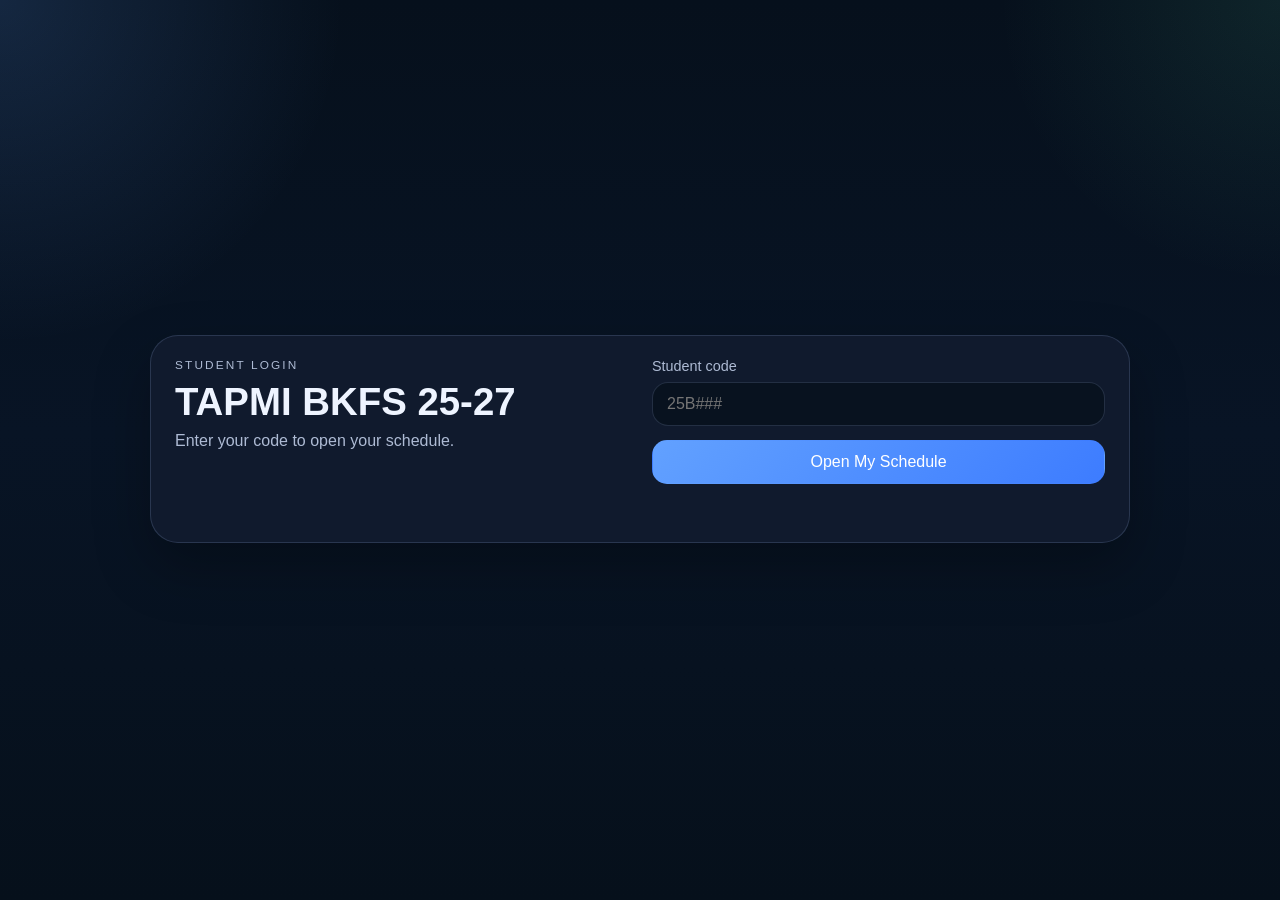
<file: index.html>
<!DOCTYPE html>
<html lang="en">
  <head>
    <meta charset="UTF-8" />
    <meta name="viewport" content="width=device-width, initial-scale=1.0" />
    <title>TAPMI BKFS 25-27 | Login</title>
    <link rel="stylesheet" href="style.css" />
  </head>
  <body>
    <main class="site-shell login-shell">
      <section class="hero panel login-panel">
        <div>
          <p class="eyebrow">Student Login</p>
          <h1>TAPMI BKFS 25-27</h1>
          <p class="hero-copy">Enter your code to open your schedule.</p>
        </div>
        <div class="login-form-wrap">
          <form id="login-form" class="login-form" novalidate>
            <label class="field" for="student-code-input">
              <span>Student code</span>
              <input id="student-code-input" name="studentCode" type="text" inputmode="text" autocomplete="off" placeholder="25B###" maxlength="6" />
            </label>
            <button class="button primary" type="submit">Open My Schedule</button>
            <p class="form-error" id="login-error" role="alert" aria-live="polite"></p>
          </form>
        </div>
      </section>
    </main>

    <script src="students-data.js"></script>
    <script src="site-common.js"></script>
    <script src="login.js"></script>
  </body>
  </html>
</file>
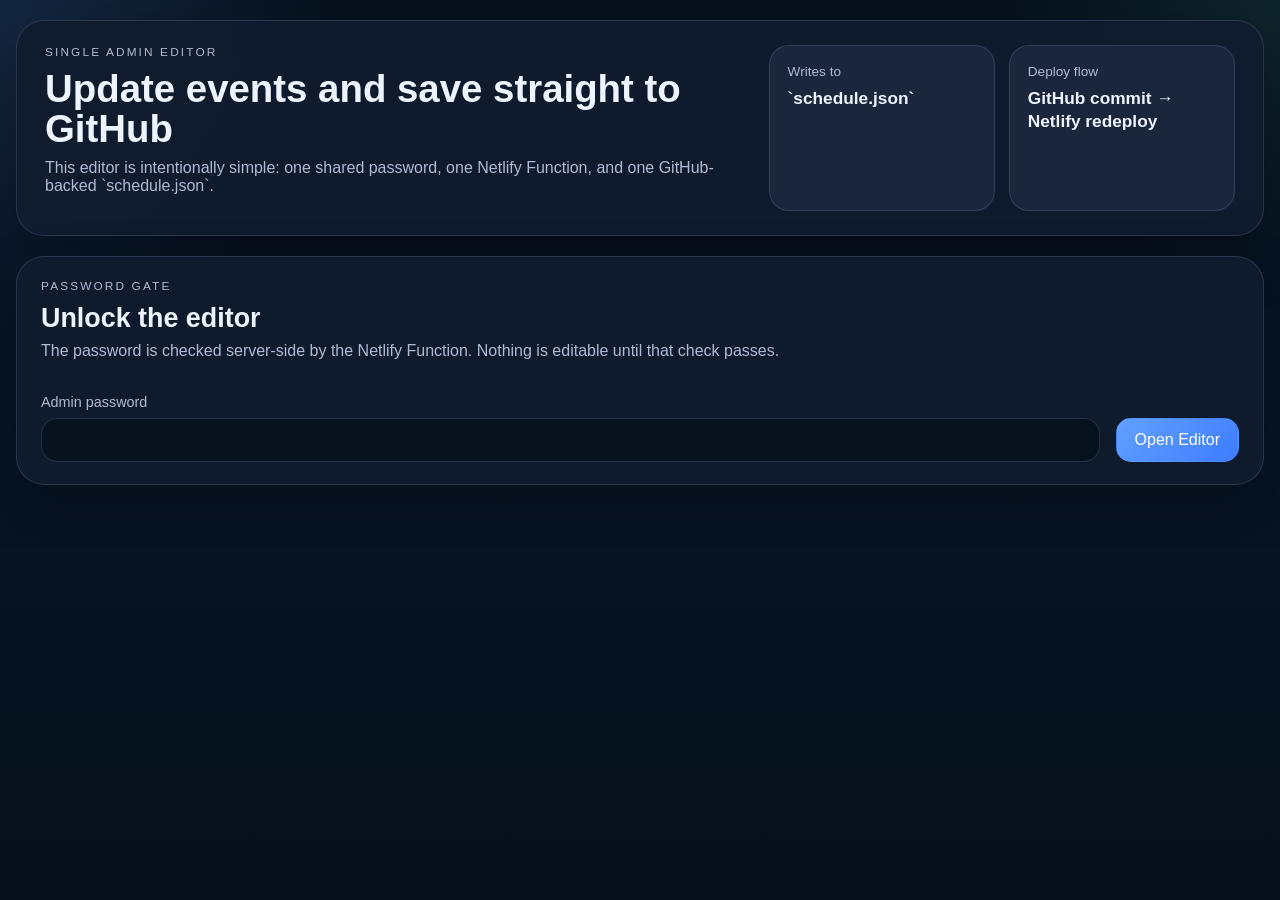
<file: admin.html>
<!DOCTYPE html>
<html lang="en">
  <head>
    <meta charset="UTF-8" />
    <meta name="viewport" content="width=device-width, initial-scale=1.0" />
    <title>Schedule Admin</title>
    <link rel="stylesheet" href="style.css" />
    <link rel="stylesheet" href="admin.css" />
  </head>
  <body>
    <div class="site-shell">
      <header class="hero admin-hero">
        <div>
          <p class="eyebrow">Single Admin Editor</p>
          <h1>Update events and save straight to GitHub</h1>
          <p class="hero-copy">
            This editor is intentionally simple: one shared password, one Netlify Function,
            and one GitHub-backed `schedule.json`.
          </p>
        </div>
        <div class="hero-meta">
          <div class="summary-card">
            <span class="summary-label">Writes to</span>
            <strong>`schedule.json`</strong>
          </div>
          <div class="summary-card">
            <span class="summary-label">Deploy flow</span>
            <strong>GitHub commit → Netlify redeploy</strong>
          </div>
        </div>
      </header>

      <section class="panel admin-panel" id="auth-panel">
        <div class="panel-heading">
          <div>
            <p class="eyebrow">Password Gate</p>
            <h2>Unlock the editor</h2>
            <p class="section-note">
              The password is checked server-side by the Netlify Function. Nothing is editable until that check passes.
            </p>
          </div>
        </div>
        <form id="auth-form" class="admin-form compact-form">
          <label class="field field-wide">
            <span>Admin password</span>
            <input id="password-input" name="password" type="password" autocomplete="current-password" required />
          </label>
          <button class="button primary" type="submit">Open Editor</button>
        </form>
      </section>

      <section class="panel admin-panel is-hidden" id="editor-panel">
        <div class="panel-heading">
          <div>
            <p class="eyebrow">Editor</p>
            <h2>Add, edit, or delete schedule events</h2>
            <p class="section-note">
              Only event entries are editable here. Imported lectures remain read-only in this tool.
            </p>
          </div>
          <div class="button-row">
            <button class="button ghost" id="refresh-button" type="button">Refresh</button>
            <button class="button ghost" id="signout-button" type="button">Lock</button>
          </div>
        </div>

        <div id="status-banner" class="status-banner is-hidden"></div>

        <div class="admin-layout">
          <section class="panel admin-subpanel">
            <div class="panel-heading">
              <div>
                <p class="eyebrow">Event Form</p>
                <h2 id="form-heading">Add new event</h2>
              </div>
            </div>
            <form id="event-form" class="admin-form">
              <input type="hidden" id="event-id" name="eventId" />
              <label class="field">
                <span>Title</span>
                <input id="title-input" name="title" type="text" required />
              </label>
              <label class="field">
                <span>Date</span>
                <input id="date-input" name="date" type="date" required />
              </label>
              <label class="field">
                <span>Timing mode</span>
                <select id="timing-mode-input" name="timingMode">
                  <option value="slot">Fixed slot</option>
                  <option value="manual">Manual time</option>
                </select>
              </label>
              <label class="field" id="slot-field">
                <span>Slot</span>
                <select id="slot-input" name="slot">
                  <option value="">Choose a slot</option>
                </select>
              </label>
              <div class="field-row">
                <label class="field" id="start-time-field">
                  <span>Start time</span>
                  <input id="start-time-input" name="startTime" type="time" required />
                </label>
                <label class="field" id="end-time-field">
                  <span>End time</span>
                  <input id="end-time-input" name="endTime" type="time" required />
                </label>
              </div>
              <div class="field-row">
                <label class="field">
                  <span>Category</span>
                  <select id="category-input" name="category">
                    <option value="general">General</option>
                    <option value="exam">Exam</option>
                    <option value="quiz">Quiz</option>
                    <option value="guest_lecture">Guest lecture</option>
                    <option value="pace_meeting">PACE meeting</option>
                  </select>
                </label>
                <label class="field">
                  <span>Linked subject</span>
                  <select id="subject-input" name="subjectId">
                    <option value="">No linked subject</option>
                  </select>
                </label>
              </div>
              <label class="field">
                <span>Location</span>
                <input id="location-input" name="location" type="text" />
              </label>
              <label class="field">
                <span>Notes</span>
                <textarea id="notes-input" name="notes" rows="4"></textarea>
              </label>
              <div class="button-row">
                <button class="button primary" id="save-button" type="submit">Save Event</button>
                <button class="button ghost" id="cancel-edit-button" type="button">Clear Form</button>
              </div>
            </form>
          </section>

          <section class="panel admin-subpanel">
            <div class="panel-heading">
              <div>
                <p class="eyebrow">Current Events</p>
                <h2 id="event-count-heading">--</h2>
              </div>
            </div>
            <div class="event-list" id="event-list"></div>
          </section>
        </div>
      </section>
    </div>

    <template id="event-row-template">
      <article class="event-row">
        <div class="event-row-main">
          <div class="event-row-topline">
            <h3 class="event-row-title"></h3>
            <span class="event-row-chip"></span>
          </div>
          <p class="event-row-meta"></p>
          <p class="event-row-notes"></p>
        </div>
        <div class="button-row">
          <button class="button ghost event-edit-button" type="button">Edit</button>
          <button class="button ghost event-delete-button" type="button">Delete</button>
        </div>
      </article>
    </template>

    <script src="admin.js"></script>
  </body>
  </html>
</file>
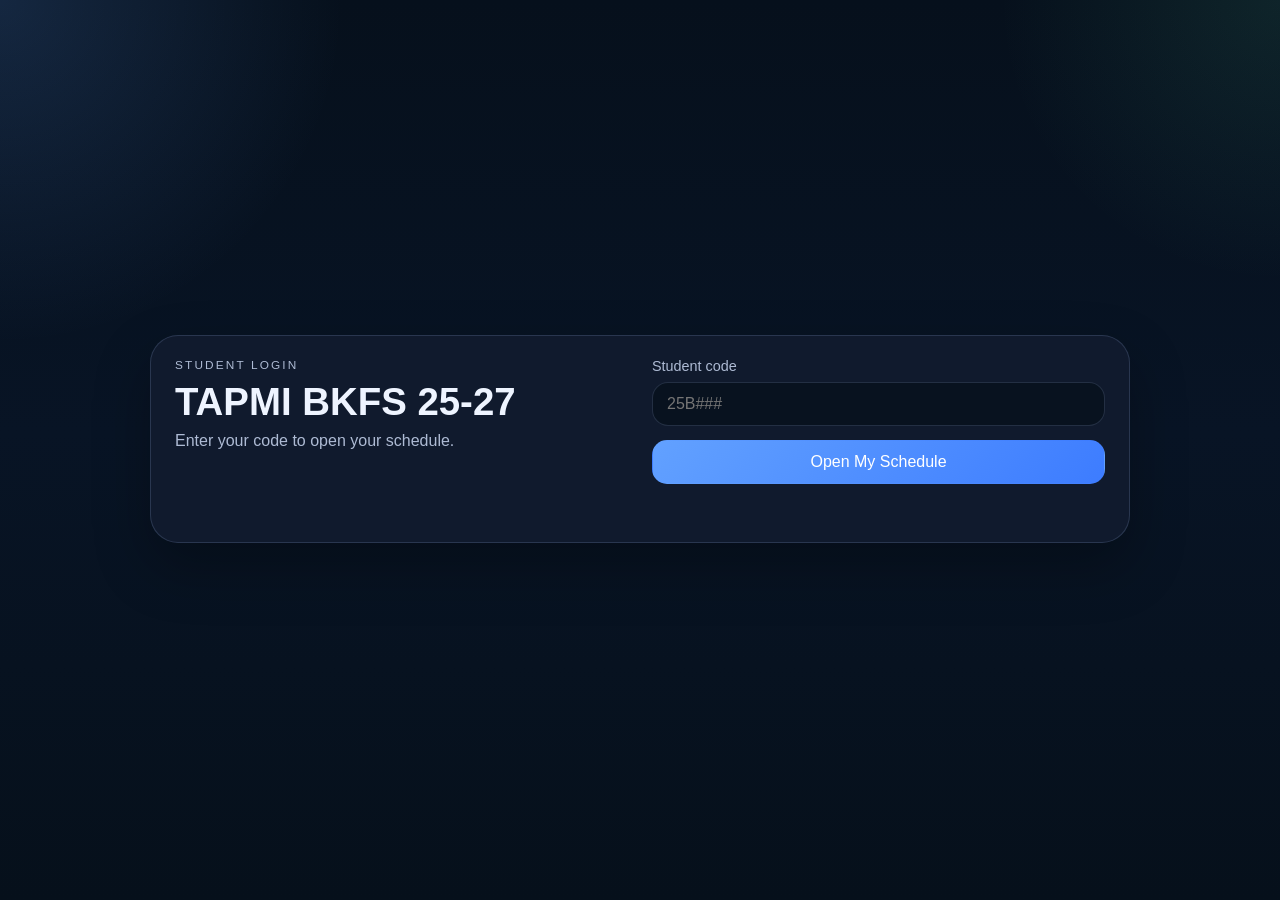
<file: calendar.html>
<!DOCTYPE html>
<html lang="en">
  <head>
    <meta charset="UTF-8" />
    <meta name="viewport" content="width=device-width, initial-scale=1.0" />
    <title>TAPMI BKFS 25-27 | Calendar</title>
    <link rel="stylesheet" href="style.css" />
  </head>
  <body>
    <div class="site-shell">
      <nav class="site-nav panel" aria-label="Primary">
        <a class="nav-link" href="today.html">Today</a>
        <a class="nav-link is-active" href="calendar.html" aria-current="page">Calendar</a>
        <a class="nav-link" href="courses.html">Courses</a>
        <a class="nav-link" href="cohort.html">Cohort</a>
        <a class="nav-link" href="menu.html">Menu</a>
      </nav>

      <header class="hero">
        <div>
          <p class="eyebrow">Calendar</p>
          <h1>TAPMI BKFS 25-27</h1>
          <p class="hero-copy">Month view with a full-day timeline.</p>
          <div class="hero-actions">
            <button class="button ghost" id="switch-person-button" type="button">Switch Person</button>
            <a class="button ghost admin-shortcut" href="admin.html">Open Admin Editor</a>
          </div>
        </div>
        <div class="hero-meta">
          <div class="summary-card">
            <span class="summary-label">Student</span>
            <strong id="student-name">--</strong>
          </div>
          <div class="summary-card">
            <span class="summary-label">Student code</span>
            <strong id="student-code">--</strong>
          </div>
          <div class="summary-card">
            <span class="summary-label">Section</span>
            <strong id="student-section">--</strong>
          </div>
          <div class="summary-card">
            <span class="summary-label">Mapped subjects</span>
            <strong id="student-course-count">--</strong>
          </div>
          <div class="summary-card">
            <span class="summary-label">Next class</span>
            <strong id="student-next-class">--</strong>
          </div>
        </div>
      </header>

      <section class="toolbar panel">
        <div class="toolbar-row">
          <div class="month-picker">
            <button class="button ghost" id="prev-month" type="button">Previous</button>
            <div>
              <p class="eyebrow">Month</p>
              <h2 id="month-label">--</h2>
            </div>
            <button class="button ghost" id="next-month" type="button">Next</button>
          </div>

          <div class="filters">
            <label class="field">
              <span>Subject</span>
              <select id="subject-filter">
                <option value="all">All mapped subjects and events</option>
              </select>
            </label>
            <button class="button primary" id="today-button" type="button">Jump to Today</button>
          </div>
        </div>
      </section>

      <section class="panel panel-large calendar-panel">
        <div class="panel-heading">
          <div>
            <p class="eyebrow">Monthly Calendar</p>
            <h2 id="calendar-heading">--</h2>
            <p class="section-note">Pick any date to open that day below.</p>
          </div>
        </div>
        <div class="calendar-grid" id="calendar-grid"></div>
        <div class="calendar-day-summary">
          <div>
            <p class="eyebrow">Selected Day</p>
            <h2 id="selected-day-heading">--</h2>
          </div>
          <div class="day-stats" id="day-stats"></div>
        </div>
      </section>

      <section class="panel">
        <div class="panel-heading">
          <div>
            <p class="eyebrow">Daily Timeline</p>
            <h2 id="timeline-heading">--</h2>
            <p class="section-note">A full 24-hour view for the selected date.</p>
          </div>
        </div>
        <div class="timeline" id="timeline"></div>
      </section>
    </div>

    <template id="entry-template">
      <article class="entry-card">
        <div class="entry-topline">
          <div>
            <h3 class="entry-title"></h3>
            <p class="entry-subline"></p>
          </div>
          <span class="entry-chip"></span>
        </div>
        <div class="entry-details"></div>
      </article>
    </template>

    <script src="schedule-data.js"></script>
    <script src="students-data.js"></script>
    <script src="site-common.js"></script>
    <script src="script.js"></script>
  </body>
  </html>
</file>
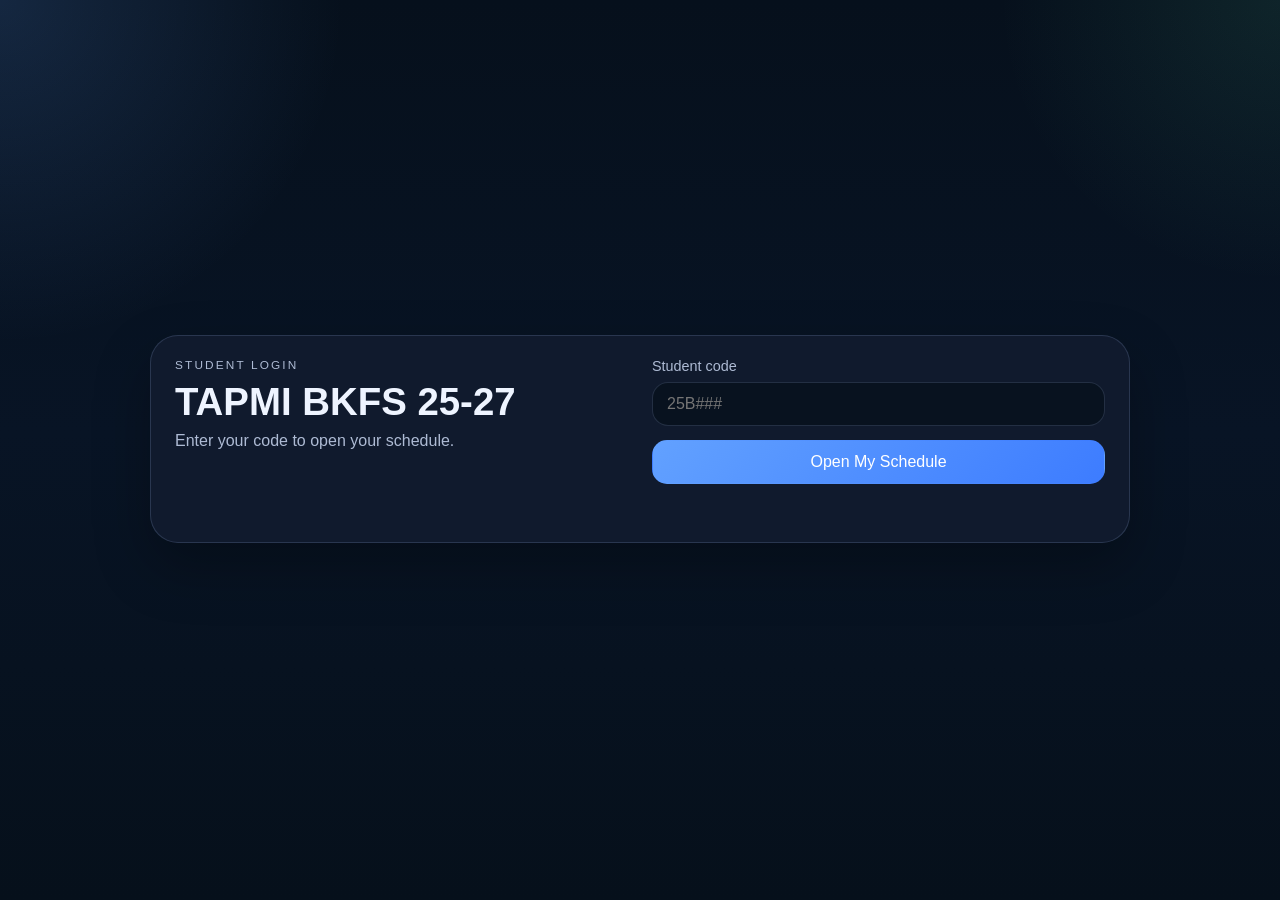
<file: cohort.html>
<!DOCTYPE html>
<html lang="en">
  <head>
    <meta charset="UTF-8" />
    <meta name="viewport" content="width=device-width, initial-scale=1.0" />
    <title>TAPMI BKFS 25-27 | Cohort</title>
    <link rel="stylesheet" href="style.css" />
  </head>
  <body>
    <div class="site-shell">
      <nav class="site-nav panel" aria-label="Primary">
        <a class="nav-link" href="today.html">Today</a>
        <a class="nav-link" href="calendar.html">Calendar</a>
        <a class="nav-link" href="courses.html">Courses</a>
        <a class="nav-link is-active" href="cohort.html" aria-current="page">Cohort</a>
        <a class="nav-link" href="menu.html">Menu</a>
      </nav>

      <header class="hero">
        <div>
          <p class="eyebrow">Cohort</p>
          <h1>TAPMI BKFS 25-27</h1>
          <p class="hero-copy">Upcoming birthdays across the cohort.</p>
          <div class="hero-actions">
            <button class="button ghost" id="switch-person-button" type="button">Switch Person</button>
          </div>
        </div>
        <div class="hero-meta">
          <div class="summary-card">
            <span class="summary-label">Student</span>
            <strong id="student-name">--</strong>
          </div>
          <div class="summary-card">
            <span class="summary-label">Student code</span>
            <strong id="student-code">--</strong>
          </div>
          <div class="summary-card">
            <span class="summary-label">Section</span>
            <strong id="student-section">--</strong>
          </div>
          <div class="summary-card">
            <span class="summary-label">Profiles</span>
            <strong id="cohort-count">--</strong>
          </div>
          <div class="summary-card">
            <span class="summary-label">Sections</span>
            <strong id="section-count">--</strong>
          </div>
          <div class="summary-card">
            <span class="summary-label">Mapped subjects</span>
            <strong id="student-course-count">--</strong>
          </div>
          <div class="summary-card">
            <span class="summary-label">Next class</span>
            <strong id="student-next-class">--</strong>
          </div>
        </div>
      </header>

      <section class="panel">
        <div class="panel-heading">
          <div>
            <p class="eyebrow">Birthday Table</p>
            <h2>Upcoming birthdays</h2>
            <p class="section-note">Students with missing birthdays stay in the table with blanks.</p>
          </div>
        </div>
        <div class="table-wrap">
          <table class="data-table">
            <thead>
              <tr>
                <th>Student Name</th>
                <th>Birthday</th>
                <th>Days Left</th>
              </tr>
            </thead>
            <tbody id="birthday-table-body"></tbody>
          </table>
        </div>
      </section>
    </div>

    <script src="schedule-data.js"></script>
    <script src="students-data.js"></script>
    <script src="site-common.js"></script>
    <script src="cohort.js"></script>
  </body>
  </html>
</file>
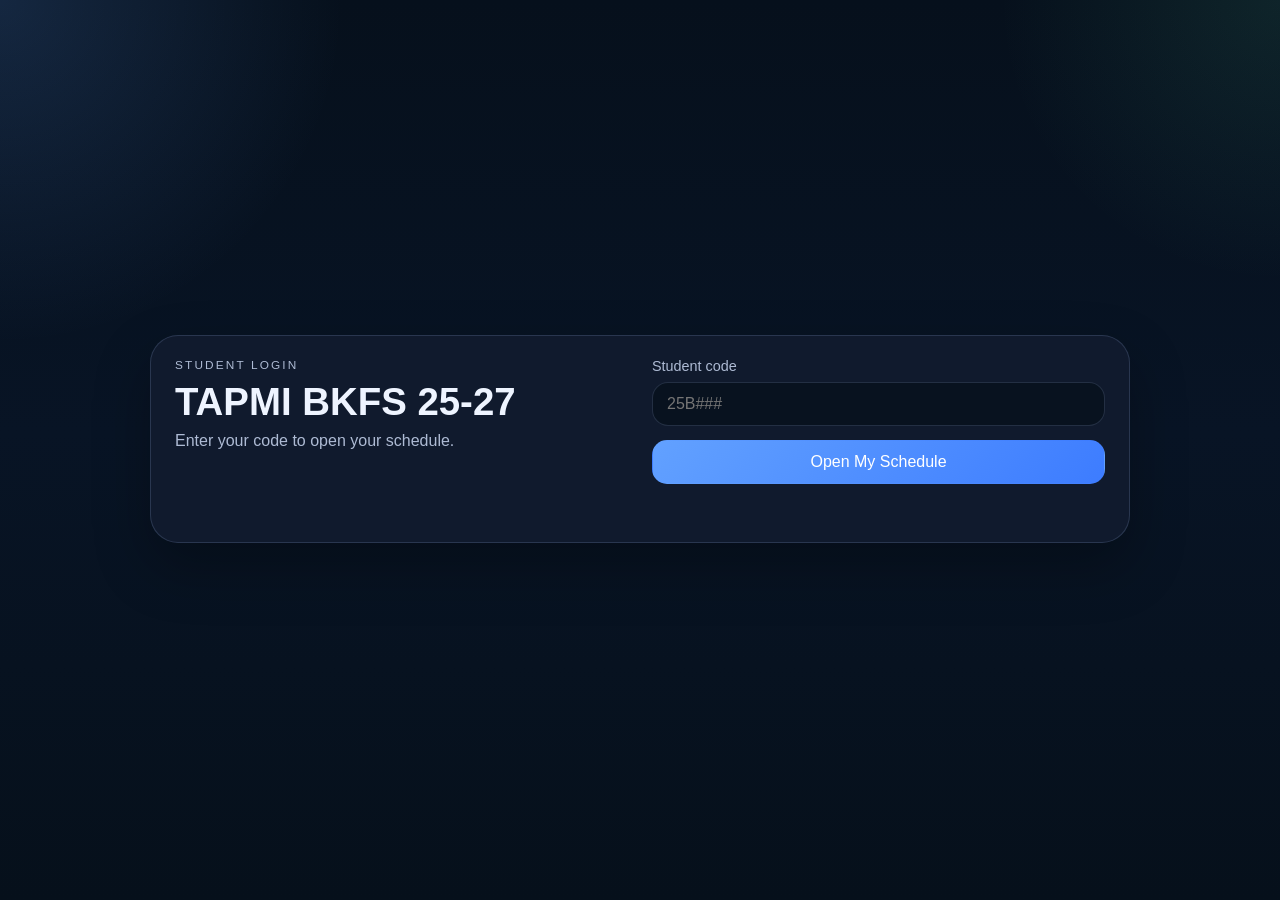
<file: courses.html>
<!DOCTYPE html>
<html lang="en">
  <head>
    <meta charset="UTF-8" />
    <meta name="viewport" content="width=device-width, initial-scale=1.0" />
    <title>TAPMI BKFS 25-27 | Courses</title>
    <link rel="stylesheet" href="style.css" />
  </head>
  <body>
    <div class="site-shell">
      <nav class="site-nav panel" aria-label="Primary">
        <a class="nav-link" href="today.html">Today</a>
        <a class="nav-link" href="calendar.html">Calendar</a>
        <a class="nav-link is-active" href="courses.html" aria-current="page">Courses</a>
        <a class="nav-link" href="cohort.html">Cohort</a>
        <a class="nav-link" href="menu.html">Menu</a>
      </nav>

      <header class="hero">
        <div>
          <p class="eyebrow">Courses</p>
          <h1 id="courses-title">Mapped courses</h1>
          <p class="hero-copy" id="courses-note">Courses mapped to the logged-in student.</p>
          <div class="hero-actions">
            <button class="button ghost" id="switch-person-button" type="button">Switch Person</button>
          </div>
        </div>
        <div class="hero-meta">
          <div class="summary-card">
            <span class="summary-label">Student</span>
            <strong id="student-name">--</strong>
          </div>
          <div class="summary-card">
            <span class="summary-label">Student code</span>
            <strong id="student-code">--</strong>
          </div>
          <div class="summary-card">
            <span class="summary-label">Section</span>
            <strong id="student-section">--</strong>
          </div>
          <div class="summary-card">
            <span class="summary-label">Mapped subjects</span>
            <strong id="student-course-count">--</strong>
          </div>
          <div class="summary-card">
            <span class="summary-label">Next class</span>
            <strong id="student-next-class">--</strong>
          </div>
        </div>
      </header>

      <section class="panel">
        <div class="panel-heading">
          <div>
            <p class="eyebrow">Course Map</p>
            <h2>Student-specific subject list</h2>
            <p class="section-note">Built from the student's mapped subject list.</p>
          </div>
        </div>
        <div class="subject-list" id="courses-grid"></div>
        <div class="subject-detail-panel" id="subject-detail-panel">
          <div class="panel-heading subject-detail-heading">
            <div>
              <p class="eyebrow">Lecture List</p>
              <h2 id="subject-detail-title">Select a subject card</h2>
              <p class="section-note" id="subject-detail-note">Tap any subject above to open every scheduled lecture for that subject.</p>
            </div>
          </div>
          <div class="agenda-list" id="subject-lecture-list"></div>
        </div>
      </section>
    </div>

    <script src="schedule-data.js"></script>
    <script src="students-data.js"></script>
    <script src="site-common.js"></script>
    <script src="courses.js"></script>
  </body>
  </html>
</file>
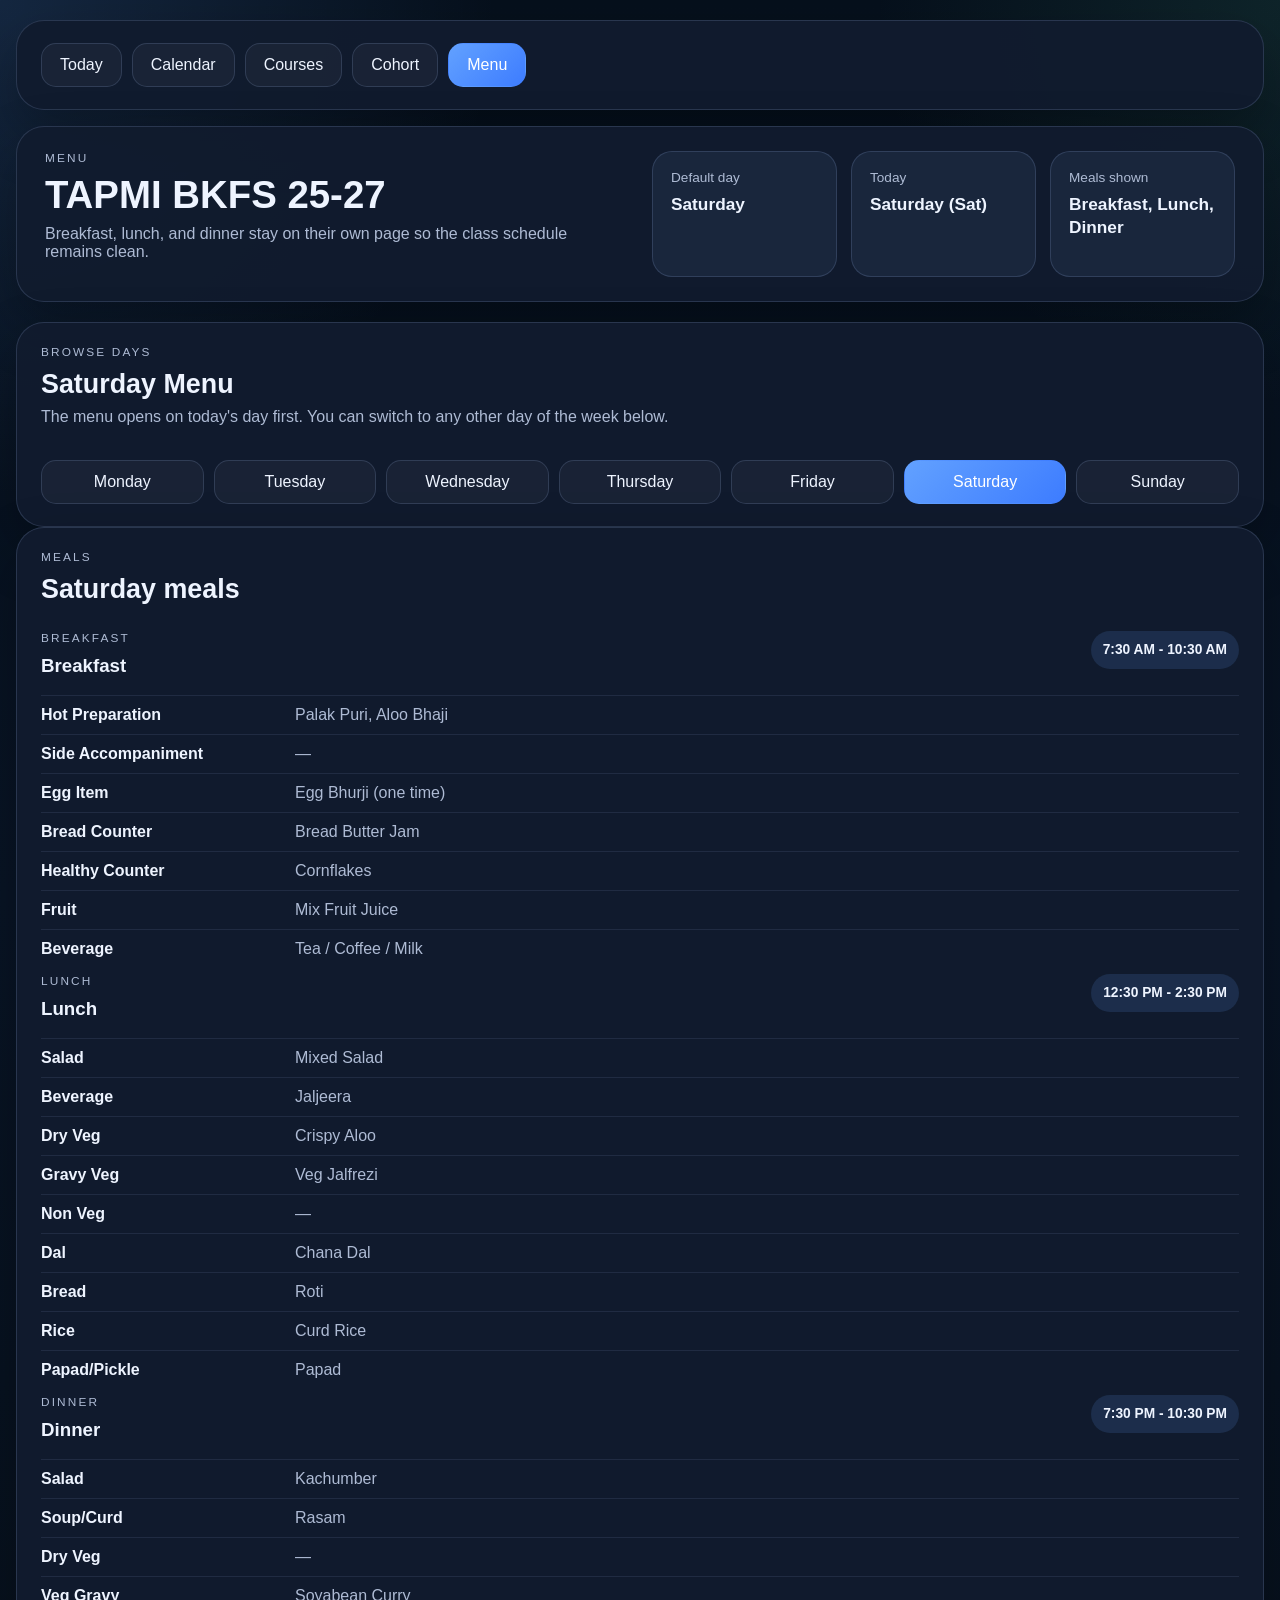
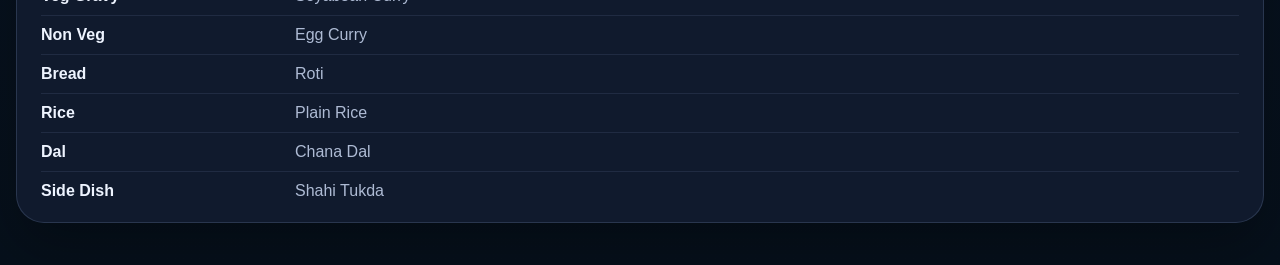
<file: menu.html>
<!DOCTYPE html>
<html lang="en">
  <head>
    <meta charset="UTF-8" />
    <meta name="viewport" content="width=device-width, initial-scale=1.0" />
    <title>TAPMI BKFS 25-27 | Menu</title>
    <link rel="stylesheet" href="style.css" />
  </head>
  <body class="menu-page">
    <div class="site-shell">
      <nav class="site-nav panel" aria-label="Primary">
        <a class="nav-link" href="today.html">Today</a>
        <a class="nav-link" href="calendar.html">Calendar</a>
        <a class="nav-link" href="courses.html">Courses</a>
        <a class="nav-link" href="cohort.html">Cohort</a>
        <a class="nav-link is-active" href="menu.html" aria-current="page">Menu</a>
      </nav>

      <header class="hero menu-hero">
        <div>
          <p class="eyebrow">Menu</p>
          <h1>TAPMI BKFS 25-27</h1>
          <p class="section-note">Breakfast, lunch, and dinner stay on their own page so the class schedule remains clean.</p>
        </div>
        <div class="hero-meta">
          <div class="summary-card">
            <span class="summary-label">Default day</span>
            <strong id="menu-default-day">--</strong>
          </div>
          <div class="summary-card">
            <span class="summary-label">Today</span>
            <strong id="menu-today-label">--</strong>
          </div>
          <div class="summary-card">
            <span class="summary-label">Meals shown</span>
            <strong>Breakfast, Lunch, Dinner</strong>
          </div>
        </div>
      </header>

      <section class="panel">
        <div class="panel-heading">
          <div>
            <p class="eyebrow">Browse Days</p>
            <h2 id="menu-selected-heading">--</h2>
            <p class="section-note">
              The menu opens on today's day first. You can switch to any other day of the week below.
            </p>
          </div>
        </div>
        <div class="menu-day-picker" id="menu-day-picker"></div>
      </section>

      <section class="panel">
        <div class="panel-heading">
          <div>
            <p class="eyebrow">Meals</p>
            <h2 id="menu-day-title">--</h2>
          </div>
        </div>
        <div class="menu-meal-list" id="menu-meal-list"></div>
      </section>
    </div>

    <script src="menu-data.js"></script>
    <script src="menu.js"></script>
  </body>
  </html>
</file>
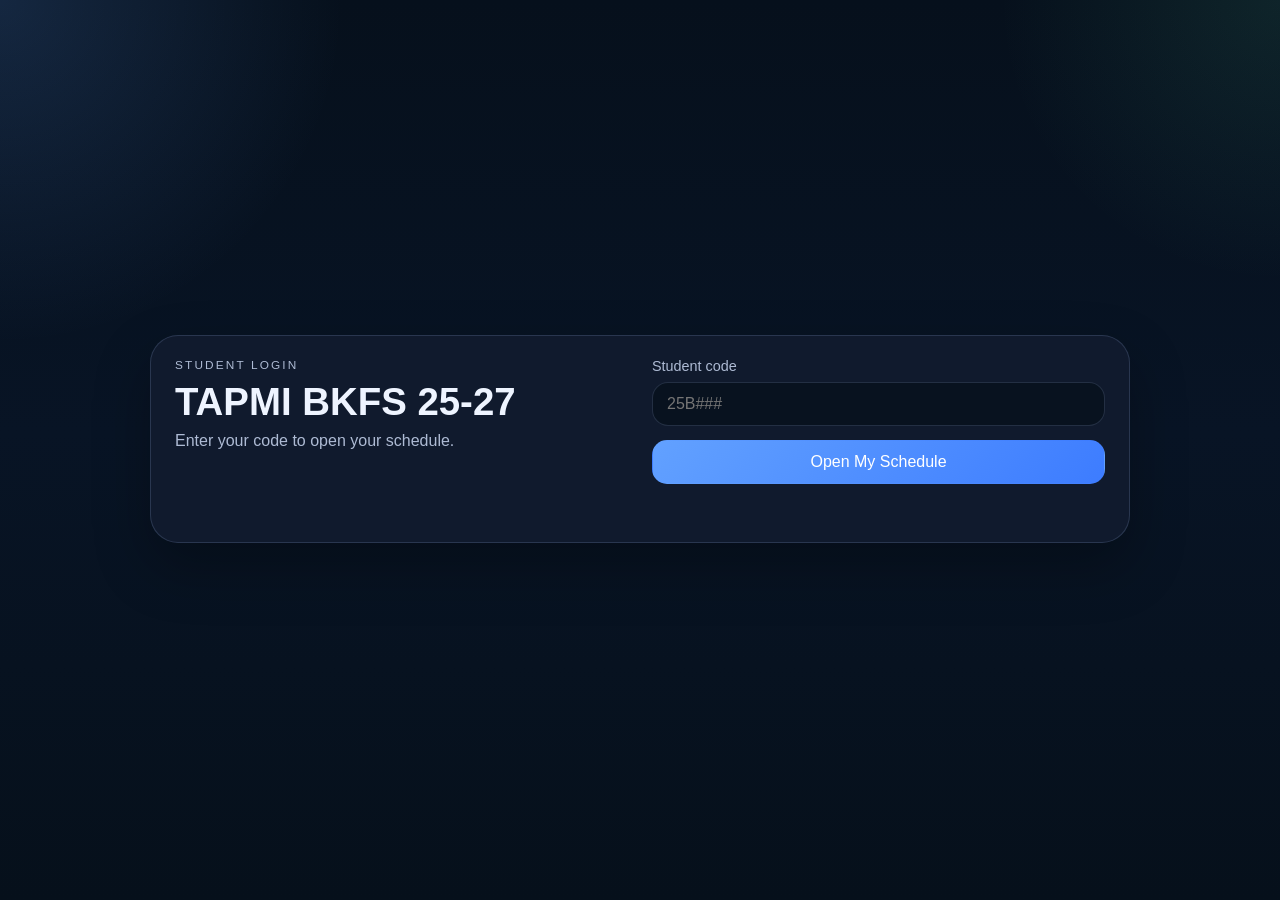
<file: today.html>
<!DOCTYPE html>
<html lang="en">
  <head>
    <meta charset="UTF-8" />
    <meta name="viewport" content="width=device-width, initial-scale=1.0" />
    <title>TAPMI BKFS 25-27 | Today</title>
    <link rel="stylesheet" href="style.css" />
  </head>
  <body>
    <div class="site-shell">
      <nav class="site-nav panel" aria-label="Primary">
        <a class="nav-link is-active" href="today.html" aria-current="page">Today</a>
        <a class="nav-link" href="calendar.html">Calendar</a>
        <a class="nav-link" href="courses.html">Courses</a>
        <a class="nav-link" href="cohort.html">Cohort</a>
        <a class="nav-link" href="menu.html">Menu</a>
      </nav>

      <header class="hero">
        <div>
          <p class="eyebrow">Today</p>
          <h1>TAPMI BKFS 25-27</h1>
          <p class="hero-copy">Your day at TAPMI.</p>
          <div class="hero-actions">
            <button class="button ghost" id="switch-person-button" type="button">Switch Person</button>
            <a class="button ghost admin-shortcut" href="admin.html">Open Admin Editor</a>
          </div>
        </div>
        <div class="hero-meta">
          <div class="summary-card">
            <span class="summary-label">Student</span>
            <strong id="student-name">--</strong>
          </div>
          <div class="summary-card">
            <span class="summary-label">Student code</span>
            <strong id="student-code">--</strong>
          </div>
          <div class="summary-card">
            <span class="summary-label">Section</span>
            <strong id="student-section">--</strong>
          </div>
          <div class="summary-card">
            <span class="summary-label">Mapped subjects</span>
            <strong id="student-course-count">--</strong>
          </div>
          <div class="summary-card">
            <span class="summary-label">Next class</span>
            <strong id="student-next-class">--</strong>
          </div>
        </div>
      </header>

      <section class="panel">
        <div class="panel-heading">
          <div>
            <p class="eyebrow">Today Snapshot</p>
            <h2 id="today-heading">--</h2>
            <p class="section-note">Everything below is filtered to the logged-in student's mapped subjects.</p>
          </div>
        </div>
        <div class="day-stats today-stats">
          <article class="day-stat">
            <span class="stat-label">Total items</span>
            <strong id="today-count">--</strong>
          </article>
          <article class="day-stat">
            <span class="stat-label">Lectures</span>
            <strong id="today-lecture-count">--</strong>
          </article>
          <article class="day-stat">
            <span class="stat-label">Events</span>
            <strong id="today-event-count">--</strong>
          </article>
          <article class="day-stat">
            <span class="stat-label">Next up</span>
            <strong id="next-class-card">--</strong>
          </article>
        </div>
      </section>

      <section class="panel">
        <div class="panel-heading">
          <div>
            <p class="eyebrow">Today's agenda</p>
            <h2>Classes and events</h2>
            <p class="section-note">Use Calendar for the full month.</p>
          </div>
        </div>
        <div class="agenda-list" id="today-agenda"></div>
      </section>
    </div>

    <script src="schedule-data.js"></script>
    <script src="students-data.js"></script>
    <script src="site-common.js"></script>
    <script src="today.js"></script>
  </body>
  </html>
</file>
<file: style.css>
:root {
  --bg: #07101d;
  --panel: rgba(17, 28, 46, 0.96);
  --panel-soft: rgba(27, 40, 63, 0.88);
  --border: rgba(173, 196, 255, 0.16);
  --border-strong: rgba(98, 161, 255, 0.48);
  --text: #eef4ff;
  --muted: #aebbd4;
  --primary: #62a1ff;
  --primary-strong: #3d7cff;
  --success: #5cd6a4;
  --warning: #ffcd6d;
  --danger: #ff8fa3;
  --calendar-cell: rgba(14, 24, 41, 0.92);
  --shadow: 0 24px 56px rgba(0, 0, 0, 0.28);
  --timeline-hour-height: 64px;
}

* {
  box-sizing: border-box;
}

html,
body {
  margin: 0;
  min-height: 100%;
  overflow-x: hidden;
}

body {
  font-family: "Segoe UI", "Trebuchet MS", sans-serif;
  color: var(--text);
  background:
    radial-gradient(circle at top left, rgba(98, 161, 255, 0.16), transparent 22%),
    radial-gradient(circle at top right, rgba(92, 214, 164, 0.1), transparent 18%),
    linear-gradient(180deg, #06101c 0%, #081425 48%, #06101b 100%);
}

h1,
h2,
h3,
p {
  margin-top: 0;
}

h1 {
  margin-bottom: 10px;
  font-size: clamp(2rem, 3vw, 3.15rem);
  line-height: 1.04;
}

h2 {
  margin-bottom: 8px;
  font-size: clamp(1.35rem, 2.1vw, 2rem);
}

h3 {
  margin-bottom: 6px;
}

.site-shell {
  width: min(1560px, calc(100vw - 32px));
  margin: 0 auto;
  padding: 20px 0 42px;
}

.site-shell.login-shell {
  min-height: 100vh;
  display: flex;
  align-items: center;
}

.panel,
.hero,
.summary-card,
.day-stat,
.subject-card,
.entry-card,
.calendar-day,
.meal-card {
  min-width: 0;
}

.hero,
.panel {
  border: 1px solid var(--border);
  background: var(--panel);
  border-radius: 28px;
  box-shadow: var(--shadow);
}

.site-nav {
  display: flex;
  flex-wrap: wrap;
  gap: 10px;
  align-items: center;
  padding: 12px;
  margin-bottom: 16px;
}

.nav-link,
.button {
  display: inline-flex;
  align-items: center;
  justify-content: center;
  min-height: 44px;
  padding: 10px 18px;
  border-radius: 15px;
  border: 1px solid var(--border);
  background: rgba(255, 255, 255, 0.04);
  color: var(--text);
  text-decoration: none;
  font: inherit;
  cursor: pointer;
  transition: transform 140ms ease, border-color 140ms ease, background 140ms ease;
}

.nav-link:hover,
.button:hover {
  transform: translateY(-1px);
}

.nav-link.is-active,
.button.primary {
  border-color: transparent;
  background: linear-gradient(135deg, var(--primary), var(--primary-strong));
  color: #fff;
}

.button.ghost,
.admin-shortcut {
  background: rgba(255, 255, 255, 0.04);
  color: var(--text);
}

.hero {
  display: grid;
  grid-template-columns: repeat(auto-fit, minmax(320px, 1fr));
  gap: 24px;
  padding: 24px 28px;
  margin-bottom: 20px;
}

.login-panel {
  width: min(980px, 100%);
  margin: 0 auto;
}

.hero-actions {
  display: flex;
  flex-wrap: wrap;
  gap: 12px;
  margin-top: 18px;
}

.eyebrow {
  margin: 0 0 10px;
  text-transform: uppercase;
  letter-spacing: 0.18em;
  color: var(--muted);
  font-size: 0.74rem;
}

.hero-copy,
.section-note,
.subject-meta,
.entry-subline,
.timeline-entry-meta,
.stat-label,
.summary-label,
.meal-value {
  color: var(--muted);
}

.hero-meta {
  display: grid;
  grid-template-columns: repeat(auto-fit, minmax(180px, 1fr));
  gap: 14px;
}

.summary-card,
.day-stat,
.subject-card {
  padding: 18px;
  border: 1px solid var(--border);
  border-radius: 20px;
  background: var(--panel-soft);
}

.summary-label {
  display: block;
  margin-bottom: 8px;
  font-size: 0.85rem;
}

.summary-card strong,
.day-stat strong {
  display: block;
  font-size: 1.08rem;
  line-height: 1.35;
  word-break: break-word;
}

.toolbar,
.panel {
  padding: 22px 24px;
}

.toolbar {
  margin-bottom: 20px;
}

.toolbar-row {
  display: flex;
  flex-wrap: wrap;
  gap: 18px;
  align-items: end;
  justify-content: space-between;
}

.month-picker,
.filters {
  display: flex;
  flex-wrap: wrap;
  gap: 14px;
  align-items: end;
}

.field {
  display: grid;
  gap: 8px;
  min-width: 240px;
}

.field span {
  color: var(--muted);
  font-size: 0.9rem;
}

select,
input,
textarea {
  width: 100%;
  border: 1px solid var(--border);
  border-radius: 16px;
  background: rgba(9, 18, 31, 0.95);
  color: var(--text);
  padding: 12px 14px;
  font: inherit;
}

textarea {
  resize: vertical;
}

.login-form-wrap {
  display: grid;
  gap: 14px;
  align-content: center;
}

.login-form {
  display: grid;
  gap: 14px;
}

.form-error {
  min-height: 22px;
  margin: 0;
  color: var(--danger);
}

.panel-heading {
  display: flex;
  gap: 16px;
  align-items: start;
  justify-content: space-between;
  margin-bottom: 18px;
}

.calendar-panel {
  margin-bottom: 20px;
}

.calendar-grid {
  display: grid;
  grid-template-columns: repeat(7, minmax(0, 1fr));
  gap: 10px;
}

.calendar-weekday {
  padding: 11px 10px;
  text-align: center;
  border-radius: 16px;
  background: rgba(255, 255, 255, 0.04);
  color: var(--muted);
  font-size: 0.86rem;
}

.calendar-day {
  display: grid;
  align-content: start;
  gap: 12px;
  min-height: 118px;
  padding: 12px;
  border: 1px solid var(--border);
  border-radius: 20px;
  background: var(--calendar-cell);
  cursor: pointer;
}

.calendar-day.muted {
  opacity: 0.36;
}

.calendar-day.today {
  border-color: rgba(92, 214, 164, 0.72);
}

.calendar-day.selected {
  border-color: var(--primary);
  box-shadow: 0 0 0 2px rgba(98, 161, 255, 0.2);
  background: rgba(19, 39, 69, 0.96);
}

.day-head {
  display: flex;
  justify-content: space-between;
  align-items: center;
  gap: 8px;
}

.day-number {
  font-size: 1rem;
  font-weight: 700;
}

.day-count {
  color: var(--muted);
  font-size: 0.84rem;
}

.dot-grid {
  display: flex;
  flex-wrap: wrap;
  gap: 6px;
}

.dot {
  width: 9px;
  height: 9px;
  border-radius: 999px;
  background: #f7fbff;
}

.dot.event {
  background: var(--warning);
}

.calendar-day-summary {
  display: grid;
  grid-template-columns: minmax(250px, 340px) minmax(0, 1fr);
  gap: 18px;
  align-items: start;
  margin-top: 22px;
}

.day-stats {
  display: grid;
  grid-template-columns: repeat(auto-fit, minmax(150px, 1fr));
  gap: 12px;
}

.subject-list {
  display: grid;
  grid-template-columns: repeat(auto-fit, minmax(250px, 1fr));
  gap: 14px;
}

.subject-card h3 {
  margin-bottom: 8px;
}

.subject-select-card {
  width: 100%;
  text-align: left;
  cursor: pointer;
  font: inherit;
}

.subject-select-card.is-selected {
  border-color: var(--primary);
  box-shadow: 0 0 0 2px rgba(98, 161, 255, 0.18);
  background: rgba(28, 47, 75, 0.94);
}

.subject-meta {
  margin-bottom: 10px;
  line-height: 1.45;
}

.subject-detail-panel {
  margin-top: 22px;
  padding-top: 22px;
  border-top: 1px solid rgba(173, 196, 255, 0.1);
}

.subject-detail-heading {
  margin-bottom: 12px;
}

.agenda-list {
  display: grid;
  gap: 14px;
}

.agenda-entry {
  display: grid;
  grid-template-columns: minmax(150px, 190px) minmax(0, 1fr);
  gap: 14px;
  align-items: start;
}

.agenda-entry-time {
  display: inline-flex;
  align-items: center;
  justify-content: center;
  min-height: 42px;
  padding: 10px 12px;
  border-radius: 999px;
  background: rgba(98, 161, 255, 0.14);
  color: var(--text);
  font-size: 0.85rem;
  font-weight: 700;
  font-variant-numeric: tabular-nums;
}

.entry-card {
  border: 1px solid var(--border);
  border-radius: 22px;
  background: var(--panel-soft);
  padding: 18px;
}

.entry-card.empty {
  opacity: 0.92;
}

.entry-card.is-event {
  border-color: rgba(255, 205, 109, 0.3);
}

.entry-topline {
  display: flex;
  gap: 14px;
  justify-content: space-between;
  align-items: start;
}

.entry-title {
  margin-bottom: 6px;
}

.entry-chip {
  flex: 0 0 auto;
  padding: 7px 12px;
  border-radius: 999px;
  background: rgba(255, 255, 255, 0.08);
  color: var(--text);
  font-size: 0.8rem;
  text-transform: capitalize;
}

.entry-chip.event {
  background: rgba(255, 205, 109, 0.16);
  color: var(--warning);
}

.entry-details {
  display: grid;
  grid-template-columns: repeat(auto-fit, minmax(150px, 1fr));
  gap: 12px;
  margin-top: 14px;
}

.detail-group strong {
  display: block;
  margin-bottom: 4px;
  color: var(--text);
}

.timeline {
  width: 100%;
}

.timeline-shell {
  display: grid;
  grid-template-columns: 74px minmax(0, 1fr);
  gap: 14px;
  align-items: start;
}

.timeline-scale,
.timeline-canvas {
  position: relative;
  height: calc(var(--timeline-hour-height) * 24);
}

.timeline-scale {
  border-right: 1px solid rgba(151, 183, 255, 0.18);
}

.timeline-scale-label {
  position: absolute;
  right: 10px;
  transform: translateY(-50%);
  color: var(--muted);
  font-size: 0.84rem;
  font-variant-numeric: tabular-nums;
}

.timeline-day-column {
  position: relative;
  width: 100%;
  height: 100%;
  border: 1px solid var(--border);
  border-radius: 28px;
  background: rgba(12, 20, 34, 0.72);
  overflow: hidden;
}

.timeline-hour-line,
.timeline-half-hour-line {
  position: absolute;
  right: 0;
  height: 1px;
}

.timeline-hour-line {
  left: 0;
  background: rgba(151, 183, 255, 0.18);
}

.timeline-half-hour-line {
  left: 18px;
  background: rgba(151, 183, 255, 0.08);
}

.timeline-hour-line::before {
  content: "";
  position: absolute;
  left: 0;
  top: -5px;
  width: 10px;
  height: 10px;
  border-radius: 999px;
  background: #e8f0ff;
  box-shadow: 0 0 0 6px rgba(98, 161, 255, 0.16);
}

.timeline-lunch-band {
  position: absolute;
  left: 18px;
  right: 18px;
  z-index: 0;
  display: flex;
  justify-content: space-between;
  gap: 12px;
  align-items: start;
  padding: 10px 12px;
  border-radius: 18px;
  border: 1px solid rgba(98, 161, 255, 0.22);
  background:
    repeating-linear-gradient(
      -45deg,
      rgba(98, 161, 255, 0.08),
      rgba(98, 161, 255, 0.08) 8px,
      rgba(98, 161, 255, 0.14) 8px,
      rgba(98, 161, 255, 0.14) 16px
    );
  color: var(--muted);
  font-size: 0.8rem;
}

.timeline-lunch-band span {
  color: var(--text);
  font-weight: 700;
}

.timeline-entry {
  position: absolute;
  z-index: 1;
  margin: 0;
  overflow: hidden;
  border-left: 4px solid rgba(98, 161, 255, 0.92);
  box-shadow: 0 14px 24px rgba(4, 10, 20, 0.18);
  background: linear-gradient(180deg, rgba(31, 49, 78, 0.98), rgba(28, 43, 68, 0.98));
  display: flex;
  flex-direction: column;
  justify-content: center;
  gap: 4px;
  padding: 10px 16px;
}

.timeline-entry.is-event {
  border-left-color: rgba(255, 205, 109, 0.92);
}

.timeline-entry .entry-title {
  margin: 0;
  font-size: 0.98rem;
  line-height: 1.18;
}

.timeline-entry-time {
  margin: 0;
  color: var(--text);
  font-size: 0.78rem;
  font-weight: 700;
  font-variant-numeric: tabular-nums;
}

.timeline-entry .entry-subline {
  margin: 0;
  font-size: 0.78rem;
  line-height: 1.2;
}

.table-wrap {
  overflow-x: auto;
}

.data-table {
  width: 100%;
  border-collapse: collapse;
  min-width: 640px;
}

.data-table th,
.data-table td {
  padding: 14px 12px;
  border-bottom: 1px solid rgba(173, 196, 255, 0.12);
  text-align: left;
}

.data-table th {
  color: var(--muted);
  font-size: 0.84rem;
  text-transform: uppercase;
  letter-spacing: 0.08em;
}

.menu-hero {
  grid-template-columns: repeat(auto-fit, minmax(320px, 1fr));
}

.menu-day-picker {
  display: grid;
  grid-template-columns: repeat(auto-fit, minmax(120px, 1fr));
  gap: 10px;
}

.menu-day-button.is-active {
  border-color: transparent;
  background: linear-gradient(135deg, var(--primary), var(--primary-strong));
  color: #fff;
}

.menu-meal-list {
  display: grid;
  gap: 16px;
}

.meal-card-head {
  display: flex;
  align-items: start;
  justify-content: space-between;
  gap: 14px;
  margin-bottom: 12px;
}

.meal-time {
  display: inline-flex;
  align-items: center;
  justify-content: center;
  min-height: 38px;
  padding: 8px 12px;
  border-radius: 999px;
  background: rgba(98, 161, 255, 0.14);
  color: var(--text);
  font-size: 0.86rem;
  font-weight: 700;
}

.meal-rows {
  display: grid;
  gap: 10px;
}

.meal-row {
  display: grid;
  grid-template-columns: minmax(180px, 240px) minmax(0, 1fr);
  gap: 14px;
  padding-top: 10px;
  border-top: 1px solid rgba(173, 196, 255, 0.1);
}

.meal-category {
  color: var(--text);
  font-weight: 600;
}

.button-row {
  display: flex;
  flex-wrap: wrap;
  gap: 10px;
}

@media (max-width: 1200px) {
  .site-shell {
    width: calc(100vw - 20px);
  }
}

@media (max-width: 900px) {
  .timeline-shell {
    grid-template-columns: 64px minmax(0, 1fr);
  }

  .timeline-scale-label {
    right: 8px;
    font-size: 0.78rem;
  }

  .subject-detail-panel {
    margin-top: 18px;
    padding-top: 18px;
  }
}
</file>
<file: admin.css>
.admin-hero {
  grid-template-columns: 1.5fr 1fr;
}

.admin-panel,
.admin-subpanel {
  margin-bottom: 20px;
}

.admin-layout {
  display: grid;
  grid-template-columns: minmax(340px, 420px) minmax(0, 1fr);
  gap: 20px;
}

.admin-form {
  display: grid;
  gap: 16px;
}

.compact-form {
  grid-template-columns: minmax(0, 1fr) auto;
  align-items: end;
}

.field input,
.field select,
.field textarea {
  width: 100%;
  border: 1px solid var(--border);
  border-radius: 16px;
  background: rgba(9, 18, 31, 0.95);
  color: var(--text);
  padding: 12px 14px;
  font: inherit;
}

.field textarea {
  resize: vertical;
}

.field-wide {
  min-width: 280px;
}

.field-row {
  display: grid;
  grid-template-columns: repeat(2, minmax(0, 1fr));
  gap: 14px;
}

.field.is-hidden,
.field-row.is-hidden {
  display: none;
}

.is-hidden {
  display: none;
}

.status-banner {
  border-radius: 18px;
  padding: 14px 16px;
  margin-bottom: 18px;
  border: 1px solid var(--border);
}

.status-banner.success {
  background: rgba(92, 214, 164, 0.12);
  color: var(--success);
}

.status-banner.error {
  background: rgba(255, 143, 163, 0.12);
  color: var(--danger);
}

.status-banner.info {
  background: rgba(98, 161, 255, 0.12);
  color: var(--primary);
}

.event-list {
  display: grid;
  gap: 14px;
}

.event-row {
  display: grid;
  grid-template-columns: minmax(0, 1fr) auto;
  gap: 16px;
  padding: 18px;
  border-radius: 22px;
  background: var(--panel-soft);
  border: 1px solid var(--border);
}

.event-row-topline {
  display: flex;
  gap: 12px;
  align-items: center;
  justify-content: space-between;
  margin-bottom: 8px;
}

.event-row-title {
  margin-bottom: 0;
}

.event-row-chip {
  padding: 6px 11px;
  border-radius: 999px;
  background: rgba(255, 255, 255, 0.08);
  color: var(--warning);
  font-size: 0.82rem;
  text-transform: capitalize;
}

.event-row-meta,
.event-row-notes {
  color: var(--muted);
  margin-bottom: 0;
}

.event-row-notes:empty {
  display: none;
}

@media (max-width: 980px) {
  .admin-hero,
  .admin-layout {
    grid-template-columns: 1fr;
  }
}

@media (max-width: 760px) {
  .compact-form,
  .field-row,
  .event-row {
    grid-template-columns: 1fr;
  }
}
</file>
